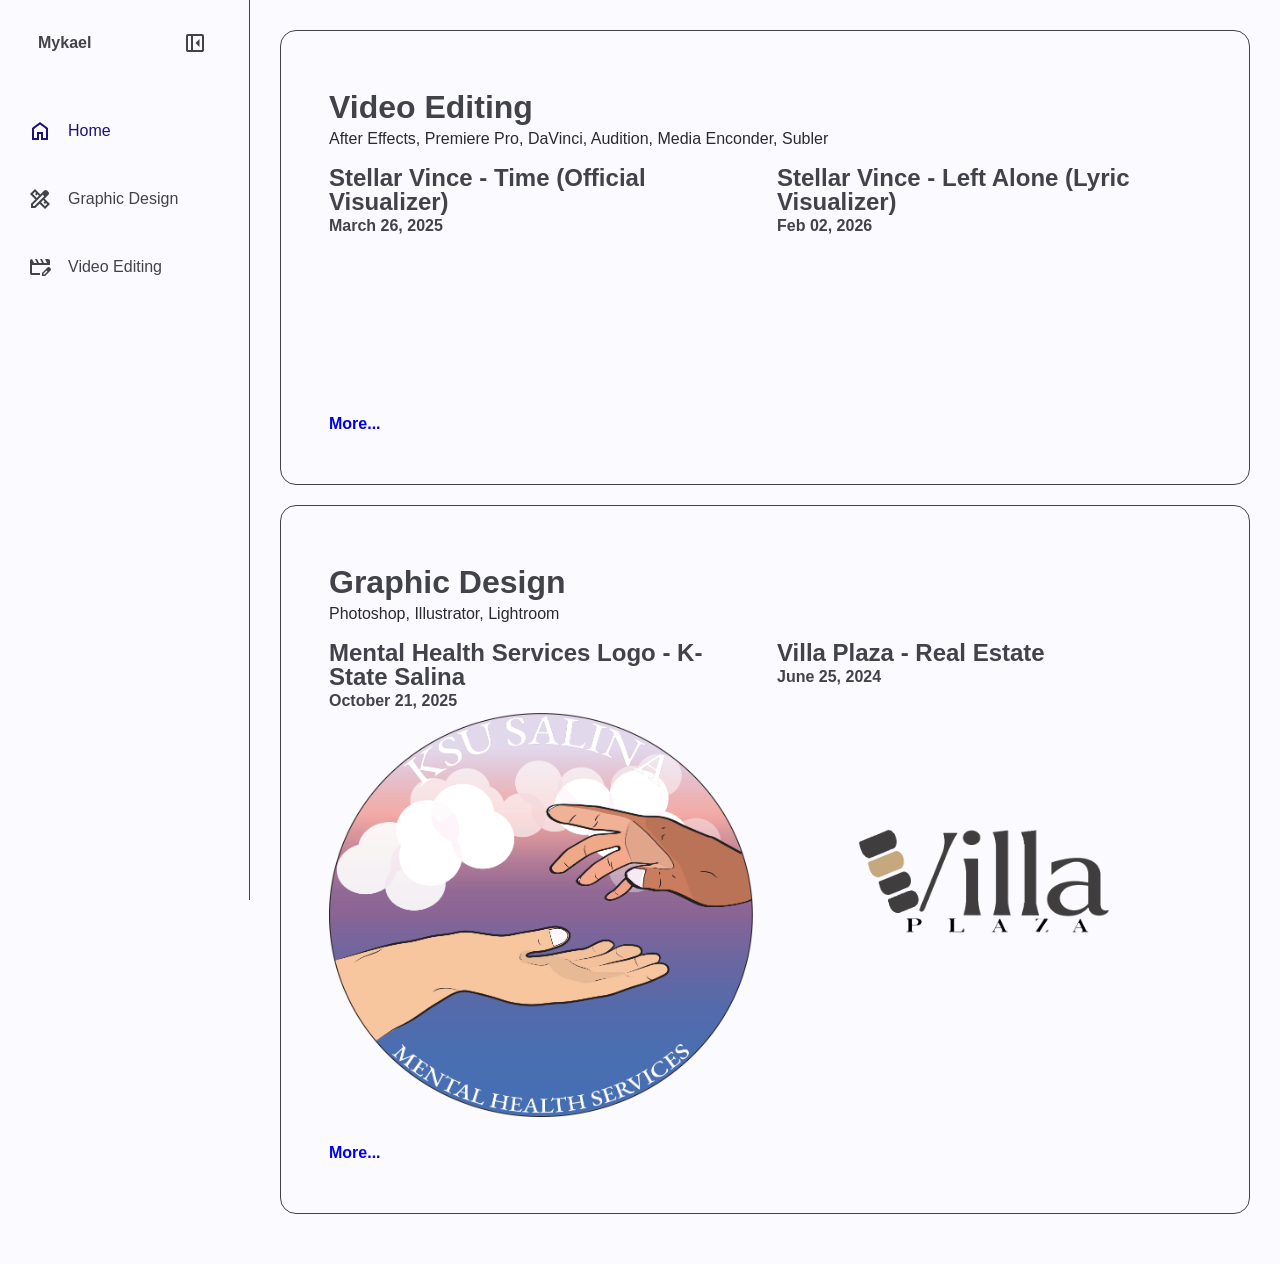
<file: index.html>
<!DOCTYPE html>
<html lang="en">

<head>
    <meta charset="UTF-8">
    <meta name="viewport" content="width=device-width, initial-scale=1.0">
    <link rel="stylesheet" href="styles.css">
    <link rel="shortcut icon" href="MP-favicon.png" type="image/png">
    <link rel="import" href="video-editing.html">
    <link rel="import" href="graphic-design.html">
    <link rel="stylesheet"
        href="https://fonts.googleapis.com/css2?family=Material+Symbols+Outlined:opsz,wght,FILL,GRAD@20..48,100..700,0..1,-50..200&icon_names=arrow_back_ios" />
    <title>Mykael - Portfolio</title>
</head>

<body>
    <nav id="sidebar">
        <ul>
            <li class="sidebar-header">
                <span class="logo">Mykael</span>
                <input type="checkbox" id="sidebar-toggle" hidden>
                <label for="sidebar-toggle" id="toggle-btn" aria-label="Toggle sidebar">
                    <svg xmlns="http://www.w3.org/2000/svg" height="24px" viewBox="0 -960 960 960" width="24px"
                        fill="#e3e3e3">
                        <path
                            d="M660-320v-320L500-480l160 160ZM200-120q-33 0-56.5-23.5T120-200v-560q0-33 23.5-56.5T200-840h560q33 0 56.5 23.5T840-760v560q0 33-23.5 56.5T760-120H200Zm120-80v-560H200v560h120Zm80 0h360v-560H400v560Zm-80 0H200h120Z" />
                    </svg>
                </label>
            </li>
            <li class="active">
                <a href="index.html" class="nav-link">
                    <svg xmlns="http://www.w3.org/2000/svg" height="24px" viewBox="0 -960 960 960" width="24px"
                        fill="#e3e3e3">
                        <path
                            d="M240-200h120v-240h240v240h120v-360L480-740 240-560v360Zm-80 80v-480l320-240 320 240v480H520v-240h-80v240H160Zm320-350Z" />
                    </svg>
                    <span class="nav-text">Home</span>
                </a>
            </li>
            <li>
                <a href="graphic-design.html" class="nav-link">
                    <svg xmlns="http://www.w3.org/2000/svg" height="24px" viewBox="0 -960 960 960" width="24px"
                        fill="#e3e3e3">
                        <path
                            d="m352-522 86-87-56-57-44 44-56-56 43-44-45-45-87 87 159 158Zm328 329 87-87-45-45-44 43-56-56 43-44-57-56-86 86 158 159Zm24-567 57 57-57-57ZM290-120H120v-170l175-175L80-680l200-200 216 216 151-152q12-12 27-18t31-6q16 0 31 6t27 18l53 54q12 12 18 27t6 31q0 16-6 30.5T816-647L665-495l215 215L680-80 465-295 290-120Zm-90-80h56l392-391-57-57-391 392v56Zm420-419-29-29 57 57-28-28Z" />
                    </svg>
                    <span class="nav-text">Graphic Design</span>
                </a>
            </li>
            <li>
                <a href="video-editing.html" class="nav-link">
                    <svg xmlns="http://www.w3.org/2000/svg" height="24px" viewBox="0 -960 960 960" width="24px"
                        fill="#e3e3e3">
                        <path
                            d="M160-240v-320 320Zm0 80q-33 0-56.5-23.5T80-240v-480q0-33 23.5-56.5T160-800l80 160h120l-80-160h80l80 160h120l-80-160h80l80 160h120l-80-160h120q33 0 56.5 23.5T880-720v160H160v320h320v80H160Zm400 40v-123l221-220q9-9 20-13t22-4q12 0 23 4.5t20 13.5l37 37q8 9 12.5 20t4.5 22q0 11-4 22.5T903-340L683-120H560Zm300-263-37-37 37 37ZM620-180h38l121-122-18-19-19-18-122 121v38Zm141-141-19-18 37 37-18-19Z" />
                    </svg>
                    <span class="nav-text">Video Editing</span>
                </a>
            </li>
        </ul>
        <p>
            <!-- <a href="mailto:mendozaalec7@gmail.com" target="_blank" rel="noopener noreferrer">
                <svg height="24px" version="1.1" id="_x32_"
                    xmlns="http://www.w3.org/2000/svg" xmlns:xlink="http://www.w3.org/1999/xlink"
                    viewBox="-5.12 -5.12 522.24 522.24" xml:space="preserve" fill="#000000">
                    <g id="SVGRepo_bgCarrier" stroke-width="0"></g>
                    <g id="SVGRepo_tracerCarrier" stroke-linecap="round" stroke-linejoin="round"></g>
                    <g id="SVGRepo_iconCarrier">
                        <style type="text/css">
                            .st0 {
                                fill: #05114d;
                            }
                        </style>
                        <g>
                            <path class="st0"
                                d="M510.746,110.361c-2.128-10.754-6.926-20.918-13.926-29.463c-1.422-1.794-2.909-3.39-4.535-5.009 c-12.454-12.52-29.778-19.701-47.531-19.701H67.244c-17.951,0-34.834,7-47.539,19.708c-1.608,1.604-3.099,3.216-4.575,5.067 c-6.97,8.509-11.747,18.659-13.824,29.428C0.438,114.62,0,119.002,0,123.435v265.137c0,9.224,1.874,18.206,5.589,26.745 c3.215,7.583,8.093,14.772,14.112,20.788c1.516,1.509,3.022,2.901,4.63,4.258c12.034,9.966,27.272,15.45,42.913,15.45h377.51 c15.742,0,30.965-5.505,42.967-15.56c1.604-1.298,3.091-2.661,4.578-4.148c5.818-5.812,10.442-12.49,13.766-19.854l0.438-1.05 c3.646-8.377,5.497-17.33,5.497-26.628V123.435C512,119.06,511.578,114.649,510.746,110.361z M34.823,99.104 c0.951-1.392,2.165-2.821,3.714-4.382c7.689-7.685,17.886-11.914,28.706-11.914h377.51c10.915,0,21.115,4.236,28.719,11.929 c1.313,1.327,2.567,2.8,3.661,4.272l2.887,3.88l-201.5,175.616c-6.212,5.446-14.21,8.443-22.523,8.443 c-8.231,0-16.222-2.99-22.508-8.436L32.19,102.939L34.823,99.104z M26.755,390.913c-0.109-0.722-0.134-1.524-0.134-2.341V128.925 l156.37,136.411L28.199,400.297L26.755,390.913z M464.899,423.84c-6.052,3.492-13.022,5.344-20.145,5.344H67.244 c-7.127,0-14.094-1.852-20.142-5.344l-6.328-3.668l159.936-139.379l17.528,15.246c10.514,9.128,23.922,14.16,37.761,14.16 c13.89,0,27.32-5.032,37.827-14.16l17.521-15.253L471.228,420.18L464.899,423.84z M485.372,388.572 c0,0.803-0.015,1.597-0.116,2.304l-1.386,9.472L329.012,265.409l156.36-136.418V388.572z">
                            </path>
                        </g>
                    </g>
                </svg>
            </a> -->
        </p>
    </nav>
    <main>
        <!-- video editing showcases-->
        <div class="container">
            <h2>Video Editing</h2>
            <p>After Effects, Premiere Pro, DaVinci, Audition, Media Enconder, Subler</p>
            <div class="box">
                <div class="item1">
                    <h3>Stellar Vince - Time (Official Visualizer)</h3>
                    <h4>March 26, 2025</h4>
                    <iframe src="https://www.youtube.com/embed/Kwo3r0bFQ_w?si=6s6477dqEXSsEpoP"
                        encrypted-media; referrerpolicy="strict-origin-when-cross-origin" allowfullscreen
                        frameborder="0"></iframe>
                </div>
                <div class="item2">
                    <h3>Stellar Vince - Left Alone (Lyric Visualizer)</h3>
                    <h4>Feb 02, 2026</h4>
                    <iframe src="https://www.youtube.com/embed/FBtAvBliSg0?si=VmK73t-xPkjU5fjy"
                        encrypted-media; referrerpolicy="strict-origin-when-cross-origin" allowfullscreen
                        frameborder="0"></iframe>
                </div>
            </div>
            <br>
            <h4><a href="video-editing.html">More...</a></h4>
        </div>
        <!-- graphic design showcases-->
        <div class="container">
            <h2>Graphic Design</h2>
            <p>Photoshop, Illustrator, Lightroom</p>
            <div class="box">
                <div class="item1">
                    <h3>Mental Health Services Logo - K-State Salina</h3>
                    <h4>October 21, 2025</h4>
                    <img src="MHS logo - Alec Mendoza.png" alt="MHS Logo">
                </div>
                <div class="item2">
                    <h3>Villa Plaza - Real Estate</h3>
                    <h4>June 25, 2024</h4>
                    <img src="villa-final.png" alt="Villa Plaza logo">
                </div>
            </div>
            <br>
            <h4><a href="graphic-design.html">More...</a></h4>
        </div>
        <!-- 3D animation showcases-->
    </main>
</body>

</html>
</file>
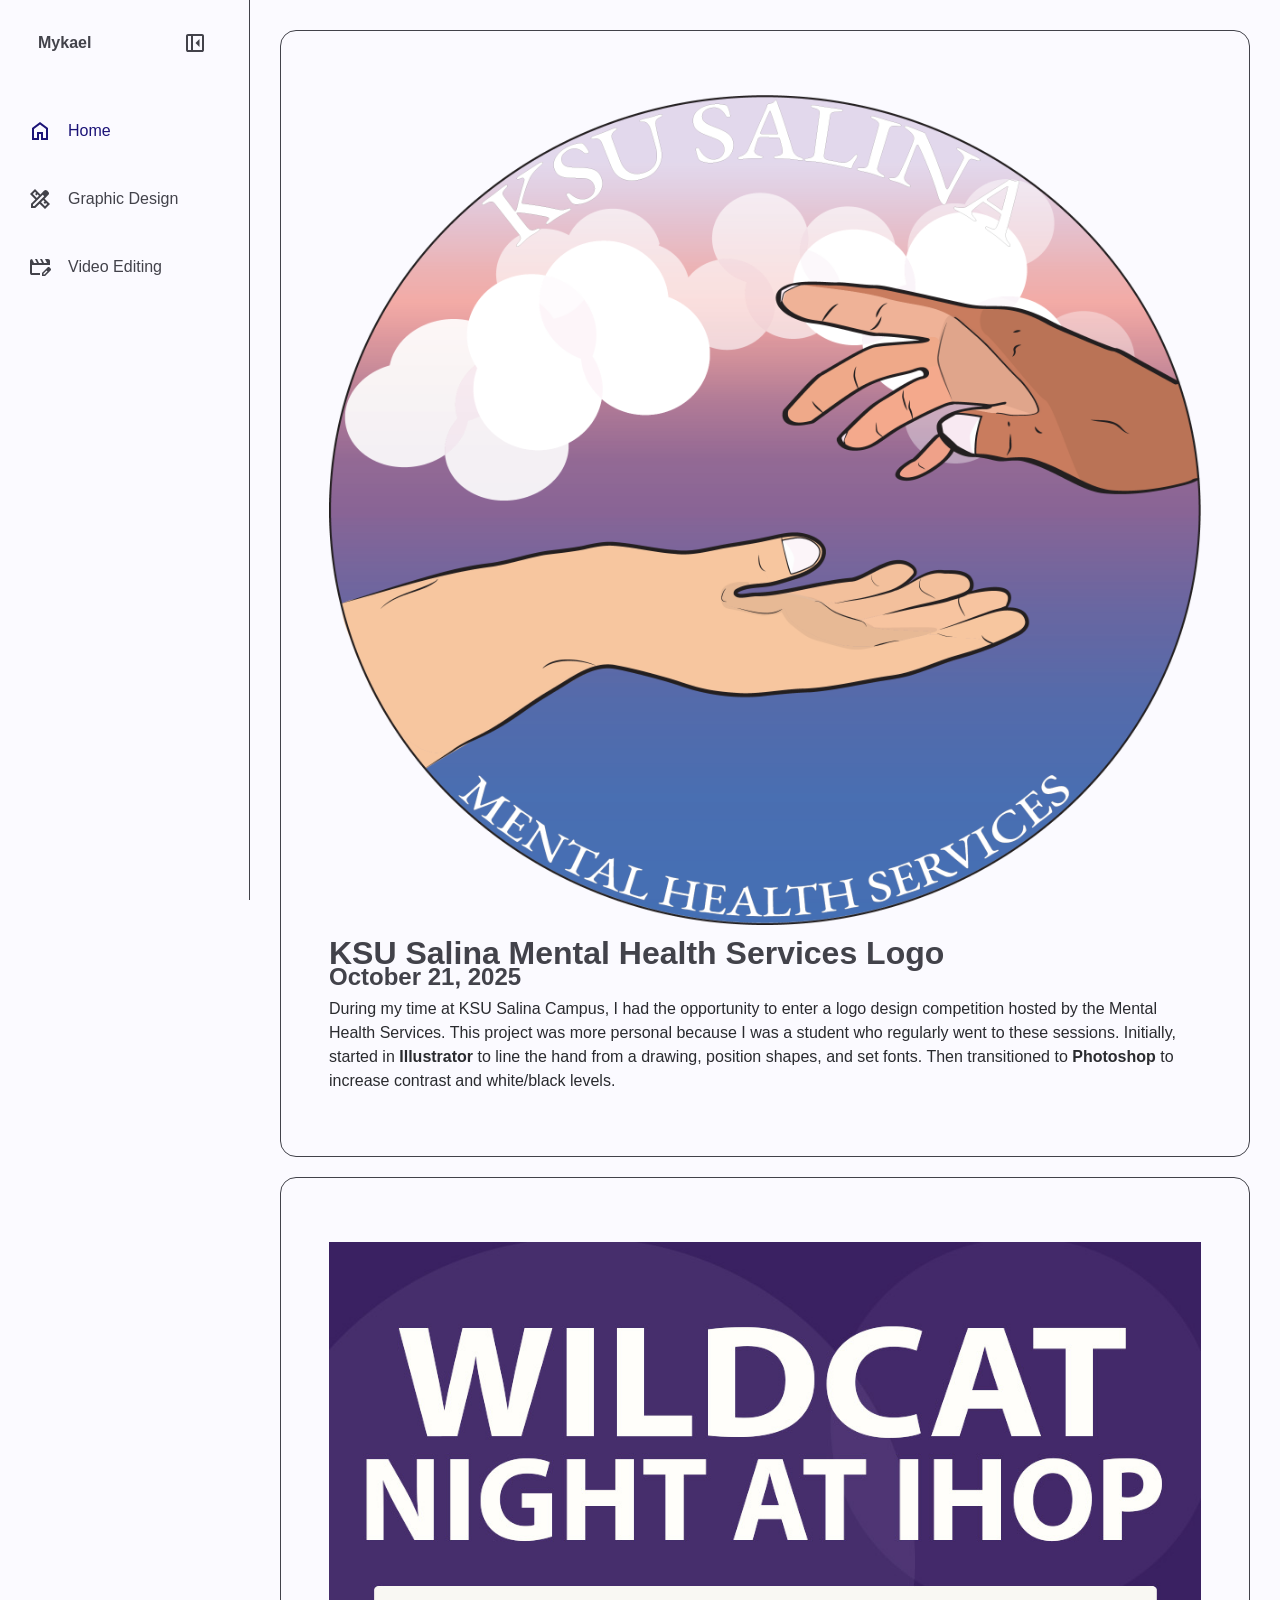
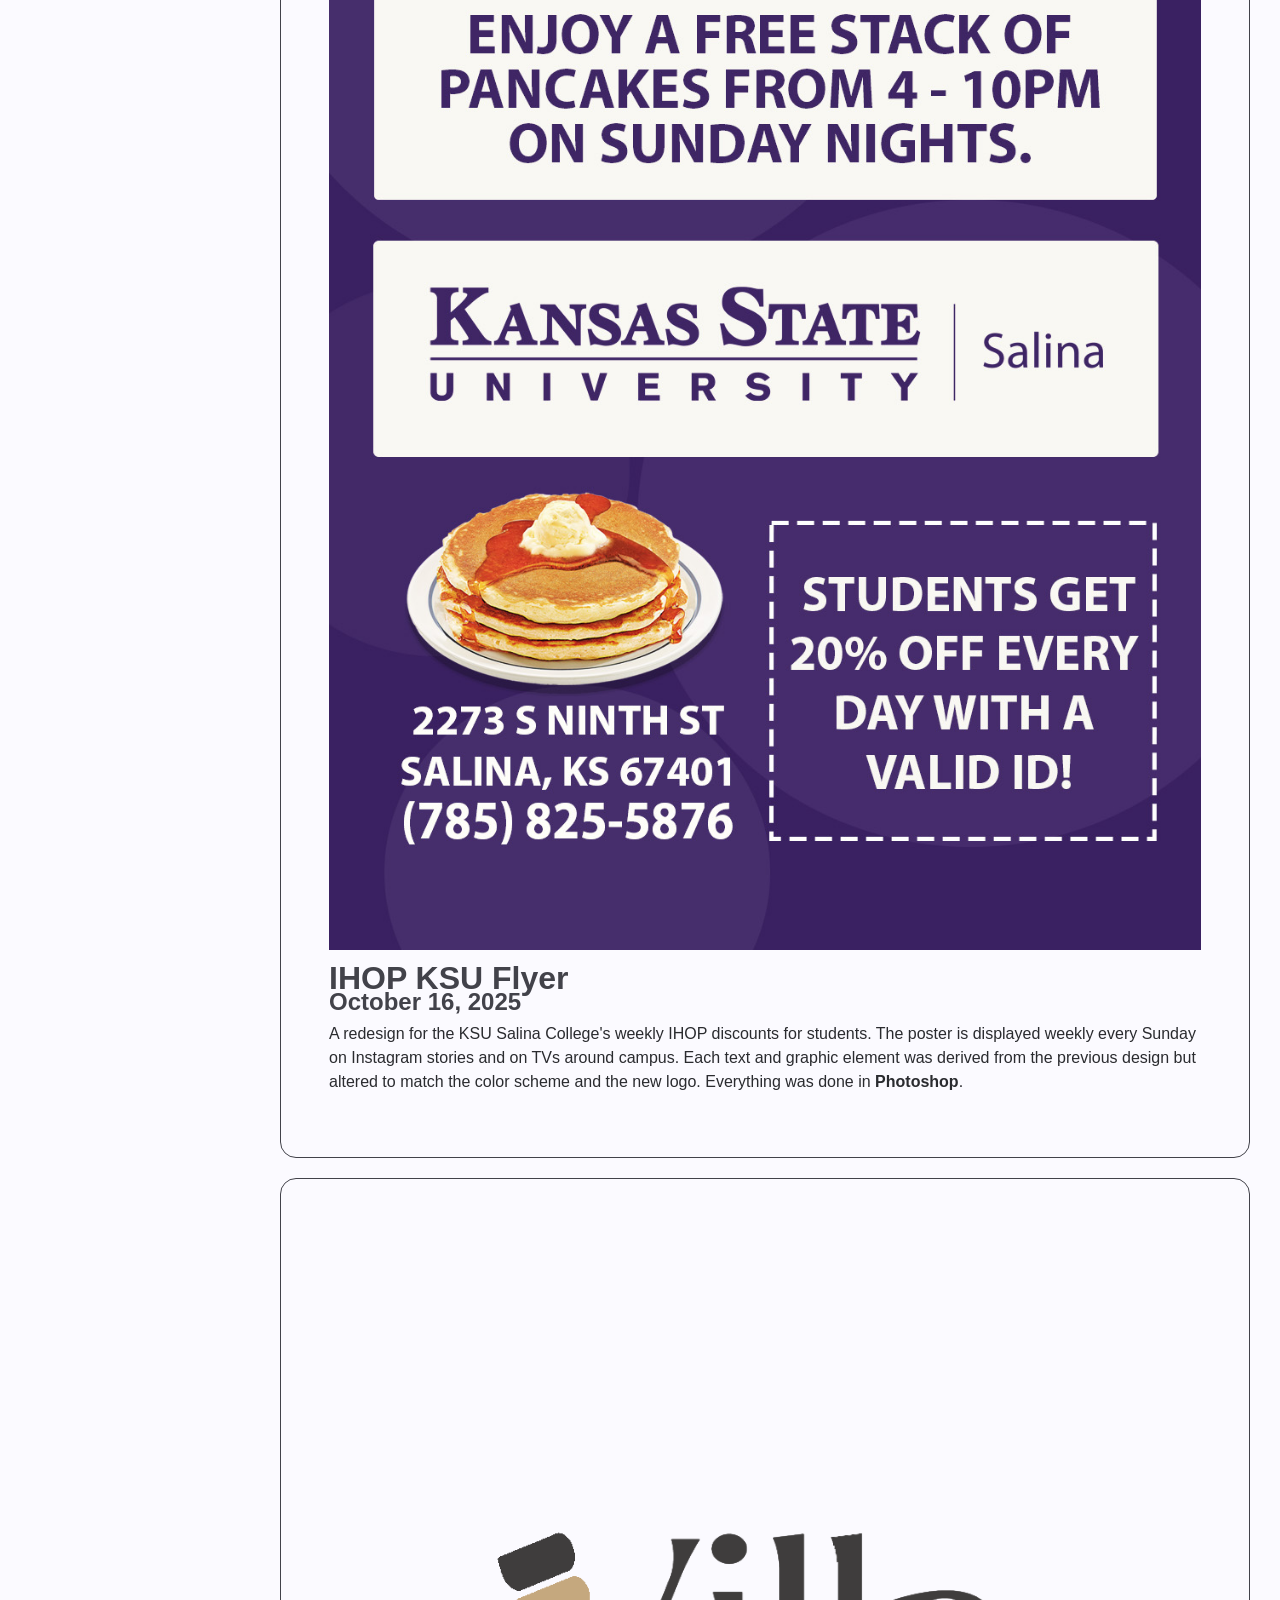
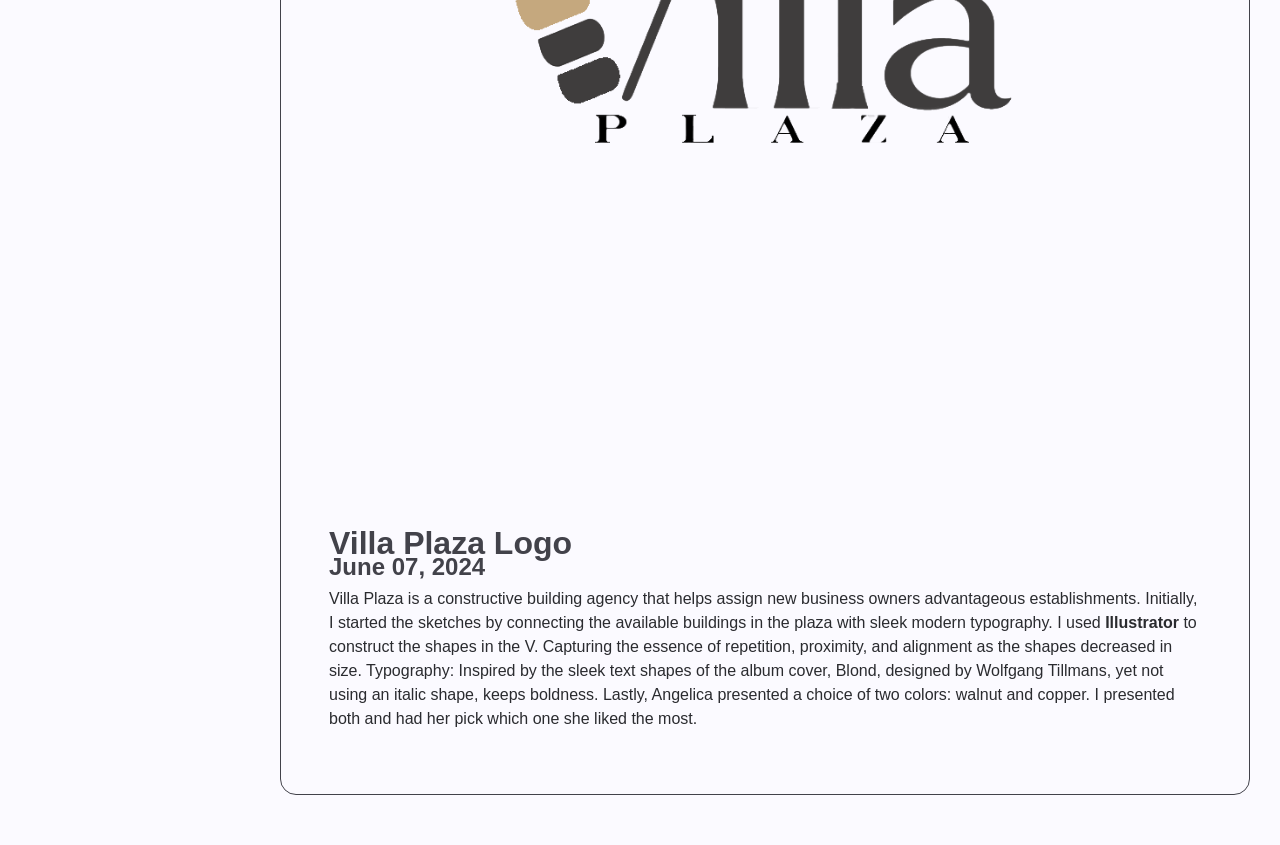
<file: graphic-design.html>
<!DOCTYPE html>
<html lang="en">

<head>
    <meta charset="UTF-8">
    <meta name="viewport" content="width=device-width, initial-scale=1.0">
    <link rel="stylesheet" href="styles.css">
    <link rel="shortcut icon" href="MP-favicon.png" type="image/png">
    <link rel="import" href="video-editing.html">
    <link rel="import" href="index.html">
    <link rel="stylesheet"
        href="https://fonts.googleapis.com/css2?family=Material+Symbols+Outlined:opsz,wght,FILL,GRAD@20..48,100..700,0..1,-50..200&icon_names=arrow_back_ios" />
    <title>Mykael - Portfolio</title>
</head>

<body>
    <nav id="sidebar">
        <ul>
            <li class="sidebar-header">
                <span class="logo">Mykael</span>
                <input type="checkbox" id="sidebar-toggle" hidden>
                <label for="sidebar-toggle" id="toggle-btn" aria-label="Toggle sidebar">
                    <svg xmlns="http://www.w3.org/2000/svg" height="24px" viewBox="0 -960 960 960" width="24px"
                        fill="#e3e3e3">
                        <path
                            d="M660-320v-320L500-480l160 160ZM200-120q-33 0-56.5-23.5T120-200v-560q0-33 23.5-56.5T200-840h560q33 0 56.5 23.5T840-760v560q0 33-23.5 56.5T760-120H200Zm120-80v-560H200v560h120Zm80 0h360v-560H400v560Zm-80 0H200h120Z" />
                    </svg>
                </label>
            </li>
            <li class="active">
                <a href="index.html" class="nav-link">
                    <svg xmlns="http://www.w3.org/2000/svg" height="24px" viewBox="0 -960 960 960" width="24px"
                        fill="#e3e3e3">
                        <path
                            d="M240-200h120v-240h240v240h120v-360L480-740 240-560v360Zm-80 80v-480l320-240 320 240v480H520v-240h-80v240H160Zm320-350Z" />
                    </svg>
                    <span class="nav-text">Home</span>
                </a>
            </li>
            <li>
                <a href="graphic-design.html" class="nav-link">
                    <svg xmlns="http://www.w3.org/2000/svg" height="24px" viewBox="0 -960 960 960" width="24px"
                        fill="#e3e3e3">
                        <path
                            d="m352-522 86-87-56-57-44 44-56-56 43-44-45-45-87 87 159 158Zm328 329 87-87-45-45-44 43-56-56 43-44-57-56-86 86 158 159Zm24-567 57 57-57-57ZM290-120H120v-170l175-175L80-680l200-200 216 216 151-152q12-12 27-18t31-6q16 0 31 6t27 18l53 54q12 12 18 27t6 31q0 16-6 30.5T816-647L665-495l215 215L680-80 465-295 290-120Zm-90-80h56l392-391-57-57-391 392v56Zm420-419-29-29 57 57-28-28Z" />
                    </svg>
                    <span class="nav-text">Graphic Design</span>
                </a>
            </li>
            <li>
                <a href="video-editing.html" class="nav-link">
                    <svg xmlns="http://www.w3.org/2000/svg" height="24px" viewBox="0 -960 960 960" width="24px"
                        fill="#e3e3e3">
                        <path
                            d="M160-240v-320 320Zm0 80q-33 0-56.5-23.5T80-240v-480q0-33 23.5-56.5T160-800l80 160h120l-80-160h80l80 160h120l-80-160h80l80 160h120l-80-160h120q33 0 56.5 23.5T880-720v160H160v320h320v80H160Zm400 40v-123l221-220q9-9 20-13t22-4q12 0 23 4.5t20 13.5l37 37q8 9 12.5 20t4.5 22q0 11-4 22.5T903-340L683-120H560Zm300-263-37-37 37 37ZM620-180h38l121-122-18-19-19-18-122 121v38Zm141-141-19-18 37 37-18-19Z" />
                    </svg>
                    <span class="nav-text">Video Editing</span>
                </a>
            </li>
        </ul>
    </nav>
    <main>
        <div class="container">
            <div class="show">
                <img src="MHS logo - Alec Mendoza.png" alt="MHS Logo">
            </div>
            <h2>KSU Salina Mental Health Services Logo</h2>
            <h3>October 21, 2025</h3>
            <p>
                During my time at KSU Salina Campus, I had the opportunity to enter a logo design competition hosted by
                the Mental Health Services. This project was more personal because I was a student who regularly went to
                these sessions. Initially, started in <b>Illustrator</b> to line the hand from a drawing, position
                shapes, and set fonts. Then transitioned to <b>Photoshop</b> to increase contrast and white/black
                levels.
            </p>
        </div>
        <div class="container">
            <div class="show">
                <img src="IHOP KSU Flyer.jpg" alt="MHS Logo">
            </div>
            <h2>IHOP KSU Flyer</h2>
            <h3>October 16, 2025</h3>
            <p>
                A redesign for the KSU Salina College's weekly IHOP discounts for students. The poster is displayed
                weekly every Sunday on Instagram stories and on TVs around campus. Each text and graphic element was
                derived from the previous design but altered to match the color scheme and the new logo. Everything was
                done in <b>Photoshop</b>.
            </p>
        </div>
        <div class="container">
            <div class="show">
                <img src="villa-final.png" alt="Villa Plaza Logo">
            </div>
            <h2>Villa Plaza Logo</h2>
            <h3>June 07, 2024</h3>
            <p>
                Villa Plaza is a constructive building agency that helps assign new business owners advantageous
                establishments. Initially, I started the sketches by connecting the available buildings in the plaza
                with sleek modern typography. I used <b>Illustrator</b> to construct the shapes in the V. Capturing the
                essence of
                repetition, proximity, and alignment as the shapes decreased in size. Typography: Inspired by the sleek
                text shapes of the album cover, Blond, designed by Wolfgang Tillmans, yet not using an italic shape,
                keeps boldness. Lastly, Angelica presented a choice of two colors: walnut and copper. I presented both
                and had her pick which one she liked the most.
            </p>
        </div>
    </main>
</body>

</html>
</file>
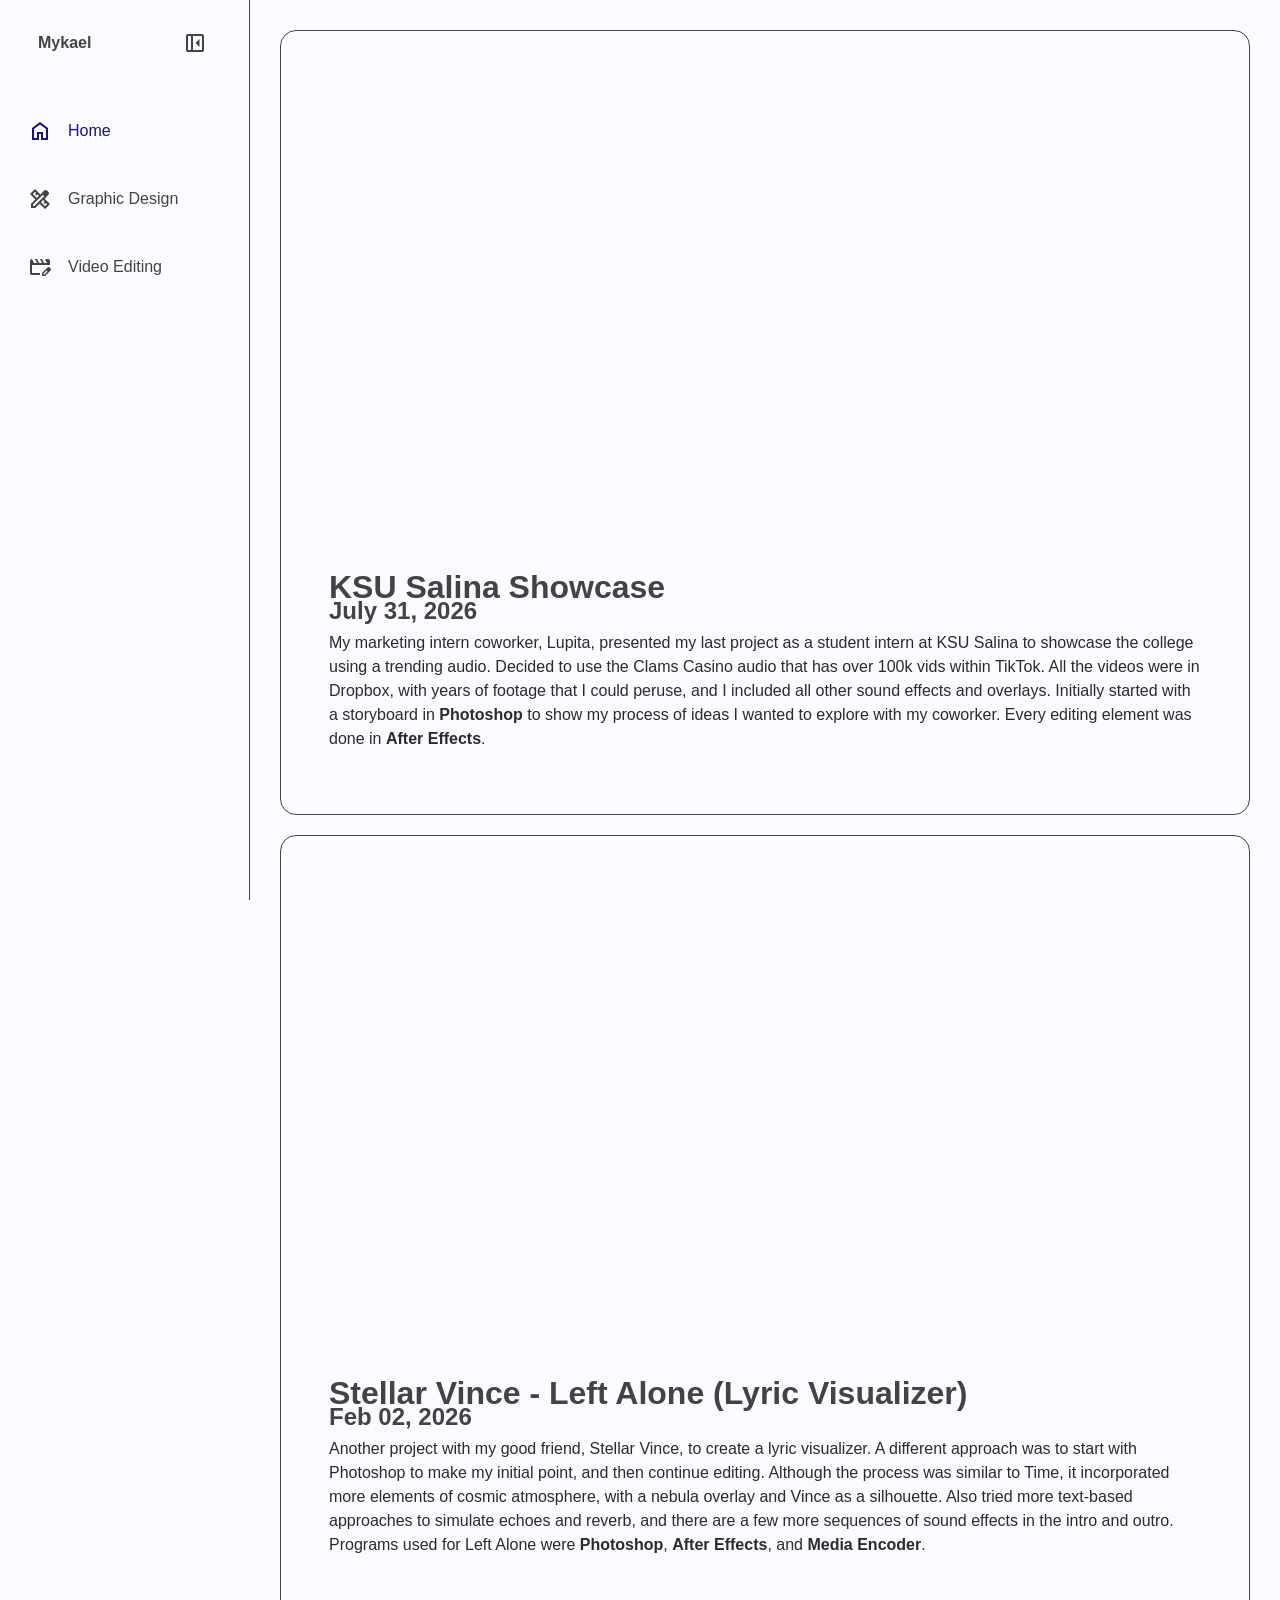
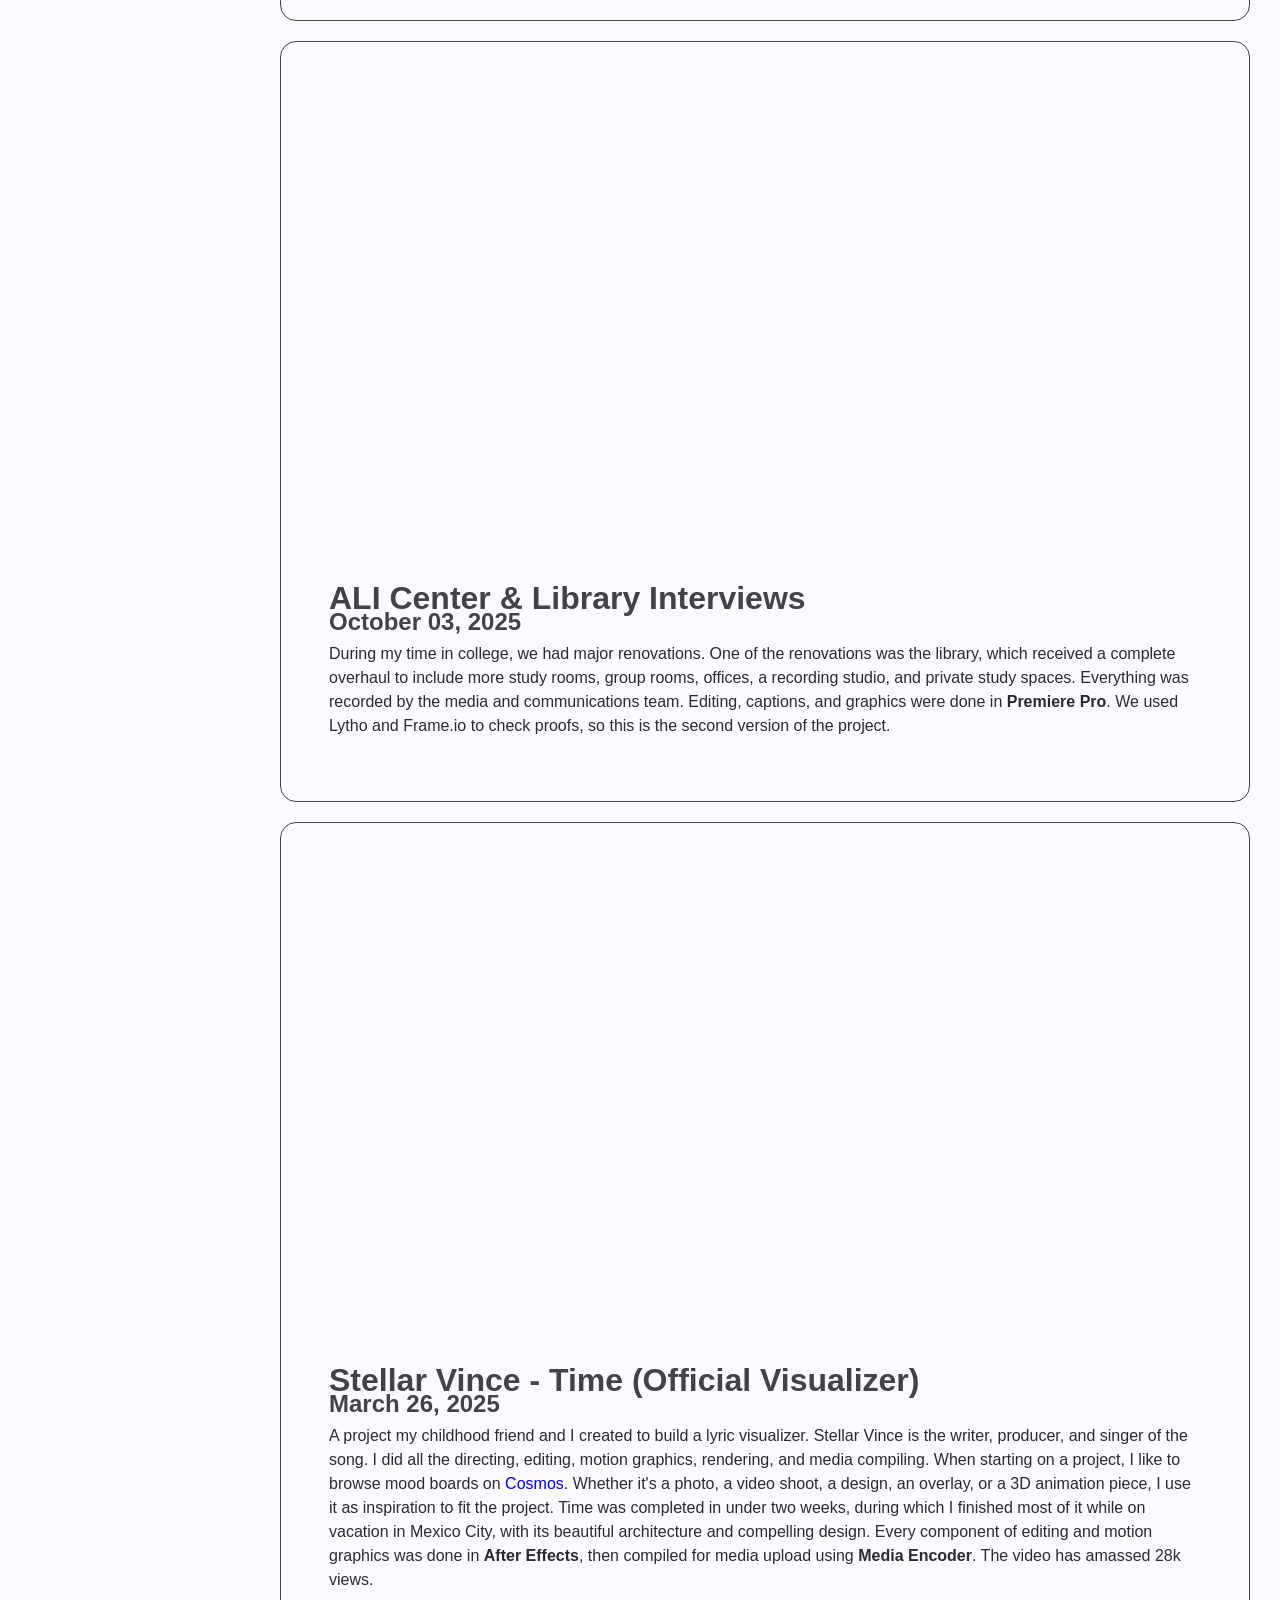
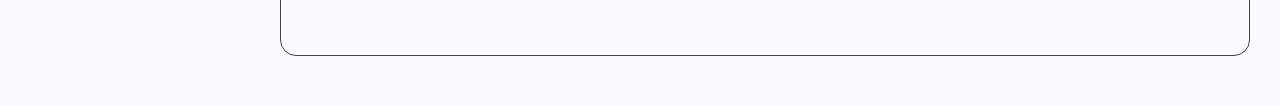
<file: video-editing.html>
<!DOCTYPE html>
<html lang="en">

<head>
    <meta charset="UTF-8">
    <meta name="viewport" content="width=device-width, initial-scale=1.0">
    <link rel="stylesheet" href="styles.css">
    <link rel="shortcut icon" href="MP-favicon.png" type="image/png">
    <link rel="import" href="index.html">
    <link rel="import" href="graphic-design.html">
    <link rel="stylesheet"
        href="https://fonts.googleapis.com/css2?family=Material+Symbols+Outlined:opsz,wght,FILL,GRAD@20..48,100..700,0..1,-50..200&icon_names=arrow_back_ios" />
    <title>Mykael - Portfolio</title>
</head>

<body>
    <nav id="sidebar">
        <ul>
            <li class="sidebar-header">
                <span class="logo">Mykael</span>
                <input type="checkbox" id="sidebar-toggle" hidden>
                <label for="sidebar-toggle" id="toggle-btn" aria-label="Toggle sidebar">
                    <svg xmlns="http://www.w3.org/2000/svg" height="24px" viewBox="0 -960 960 960" width="24px"
                        fill="#e3e3e3">
                        <path
                            d="M660-320v-320L500-480l160 160ZM200-120q-33 0-56.5-23.5T120-200v-560q0-33 23.5-56.5T200-840h560q33 0 56.5 23.5T840-760v560q0 33-23.5 56.5T760-120H200Zm120-80v-560H200v560h120Zm80 0h360v-560H400v560Zm-80 0H200h120Z" />
                    </svg>
                </label>
            </li>
            <li class="active">
                <a href="index.html" class="nav-link">
                    <svg xmlns="http://www.w3.org/2000/svg" height="24px" viewBox="0 -960 960 960" width="24px"
                        fill="#e3e3e3">
                        <path
                            d="M240-200h120v-240h240v240h120v-360L480-740 240-560v360Zm-80 80v-480l320-240 320 240v480H520v-240h-80v240H160Zm320-350Z" />
                    </svg>
                    <span class="nav-text">Home</span>
                </a>
            </li>
            <li>
                <a href="graphic-design.html" class="nav-link">
                    <svg xmlns="http://www.w3.org/2000/svg" height="24px" viewBox="0 -960 960 960" width="24px"
                        fill="#e3e3e3">
                        <path
                            d="m352-522 86-87-56-57-44 44-56-56 43-44-45-45-87 87 159 158Zm328 329 87-87-45-45-44 43-56-56 43-44-57-56-86 86 158 159Zm24-567 57 57-57-57ZM290-120H120v-170l175-175L80-680l200-200 216 216 151-152q12-12 27-18t31-6q16 0 31 6t27 18l53 54q12 12 18 27t6 31q0 16-6 30.5T816-647L665-495l215 215L680-80 465-295 290-120Zm-90-80h56l392-391-57-57-391 392v56Zm420-419-29-29 57 57-28-28Z" />
                    </svg>
                    <span class="nav-text">Graphic Design</span>
                </a>
            </li>
            <li>
                <a href="video-editing.html" class="nav-link">
                    <svg xmlns="http://www.w3.org/2000/svg" height="24px" viewBox="0 -960 960 960" width="24px"
                        fill="#e3e3e3">
                        <path
                            d="M160-240v-320 320Zm0 80q-33 0-56.5-23.5T80-240v-480q0-33 23.5-56.5T160-800l80 160h120l-80-160h80l80 160h120l-80-160h80l80 160h120l-80-160h120q33 0 56.5 23.5T880-720v160H160v320h320v80H160Zm400 40v-123l221-220q9-9 20-13t22-4q12 0 23 4.5t20 13.5l37 37q8 9 12.5 20t4.5 22q0 11-4 22.5T903-340L683-120H560Zm300-263-37-37 37 37ZM620-180h38l121-122-18-19-19-18-122 121v38Zm141-141-19-18 37 37-18-19Z" />
                    </svg>
                    <span class="nav-text">Video Editing</span>
                </a>
            </li>
        </ul>
    </nav>
    <main>
        <div class="container">
            <div class="video-wrapper">
                <iframe src="https://www.youtube.com/embed/xToBSU-ENfc?si=2GbJO5dROUR-0cdz"
                    encrypted-media; referrerpolicy="strict-origin-when-cross-origin" allowfullscreen frameborder="0">
                </iframe>
            </div>
            <h2>KSU Salina Showcase</h2>
            <h3>July 31, 2026</h3>
            <p>
                My marketing intern coworker, Lupita, presented my last project as a student intern at KSU Salina to
                showcase the college using a trending audio. Decided to use the Clams Casino audio that has over 100k
                vids within TikTok. All the videos were in Dropbox, with years of footage that I could peruse, and I
                included all other sound effects and overlays. Initially started with a storyboard in <b>Photoshop</b>
                to show
                my process of ideas I wanted to explore with my coworker. Every editing element was done in <b>After
                    Effects</b>.
            </p>
        </div>

        <div class="container">
            <div class="video-wrapper">
                <iframe src="https://www.youtube.com/embed/FBtAvBliSg0?si=VmK73t-xPkjU5fjy"
                    encrypted-media; referrerpolicy="strict-origin-when-cross-origin" allowfullscreen frameborder="0">
                </iframe>
            </div>
            <h2>Stellar Vince - Left Alone (Lyric Visualizer)</h2>
            <h3>Feb 02, 2026</h3>
            <p>Another project with my good friend, Stellar Vince, to create a lyric visualizer. A different approach
                was to start with Photoshop to make my initial point, and then continue editing. Although the process
                was similar to Time, it incorporated more elements of cosmic atmosphere, with a nebula overlay and Vince
                as a silhouette. Also tried more text-based approaches to simulate echoes and reverb, and there are a
                few more sequences of sound effects in the intro and outro. Programs used for Left Alone were
                <b>Photoshop</b>, <b>After Effects</b>, and <b>Media Encoder</b>.
            </p>
        </div>

        <div class="container">
            <div class="video-wrapper">
                <iframe src="https://www.youtube.com/embed/PmWBdOK9d9M?si=M8U3HHJ2rU7fvWty"
                    encrypted-media; referrerpolicy="strict-origin-when-cross-origin" allowfullscreen frameborder="0">
                </iframe>
            </div>
            <h2>ALI Center & Library Interviews</h2>
            <h3>October 03, 2025</h3>
            <p>
                During my time in college, we had major renovations. One of the renovations was the library, which
                received a complete overhaul to include more study rooms, group rooms, offices, a recording studio, and
                private study spaces. Everything was recorded by the media and communications team. Editing, captions,
                and graphics were done in <b>Premiere Pro</b>. We used Lytho and Frame.io to check proofs, so this is
                the
                second version of the project.
            </p>
        </div>

        <div class="container">
            <div class="video-wrapper">
                <iframe src="https://www.youtube.com/embed/Kwo3r0bFQ_w?si=6s6477dqEXSsEpoP"
                    encrypted-media; referrerpolicy="strict-origin-when-cross-origin" allowfullscreen frameborder="0">
                </iframe>
            </div>
            <h2>Stellar Vince - Time (Official Visualizer)</h2>
            <h3>March 26, 2025</h3>
            <p>
                A project my childhood friend and I created to build a lyric visualizer. Stellar Vince is the writer,
                producer, and singer of the song. I did all the directing, editing, motion graphics, rendering, and
                media compiling. When starting on a project, I like to browse mood boards on <a
                    href="https://www.cosmos.so/">Cosmos</a>. Whether it's a
                photo, a video shoot, a design, an overlay, or a 3D animation piece, I use it as inspiration to fit the
                project. Time was completed in under two weeks, during which I finished most of it while on vacation in
                Mexico City, with its beautiful architecture and compelling design. Every component of editing and
                motion graphics was done in <b>After Effects</b>, then compiled for media upload using <b>Media
                    Encoder</b>. The video has amassed 28k views.
            </p>
        </div>
    </main>
</body>

</html>
</file>
<file: styles.css>
@import url('https://fonts.googleapis.com/css2?family=Cormorant+Garamond:ital,wght@0,300..700;1,300..700&display=swap');

:root {
    --base-clr: #fbfaff;
    --line-clr: #42424a;
    --hover-clr: #daeaf2;
    --text-clr: #42424a;
    --accent-clr: hsl(245, 73%, 27%);
    --secondary-clr: #2a2b2f;
}

* {
    margin: 0;
    padding: 0;
}

html {
    font-family: 'Gill Sans', 'Gill Sans MT', Calibri, 'Trebuchet MS', sans-serif;
    line-height: 1.5rem;
}

h1 {
    font-size: clamp(1.5rem, 4vw, 2.5rem);
}

h2 {
    font-size: clamp(1.25rem, 3vw, 2rem);
}

h3 {
    font-size: clamp(1.1rem, 2.5vw, 1.5rem);
}

body {
    min-height: 100vh;
    min-height: 100dvh;
    background-color: var(--base-clr);
    color: var(--text-clr);
    display: grid;
    grid-template-columns: auto 1fr;
    overflow-x: hidden;
}

#sidebar {
    box-sizing: border-box;
    height: 100vh;
    width: 250px;
    padding: 5px 1em;
    background-color: var(--base-clr);
    border-right: 1px solid var(--line-clr);

    position: sticky;
    top: 0;
    align-self: start;
    transition: 300ms ease-in-out;
    overflow: hidden;
    text-wrap: nowrap;
}

body:has(#sidebar-toggle:checked) #sidebar {
    padding: 5px;
    width: 60px;
}

body:has(#sidebar-toggle:checked) #sidebar .logo,
body:has(#sidebar-toggle:checked) #sidebar .nav-text {
    opacity: 0;
    width: 0;
    overflow: hidden;
}

body:has(#sidebar-toggle:checked) #toggle-btn svg {
    rotate: 180deg;
}

#sidebar ul {
    list-style: none;
}

.sidebar-header {
    display: flex;
    justify-content: space-between;
    align-items: center;
    margin-bottom: 16px;
}

.logo {
    font-weight: 600;
    transition: opacity 300ms ease-in-out;
}

#sidebar>ul>li:first-child {
    display: flex;
    justify-content: flex-end;
    margin-bottom: 16px;

    .logo {
        font-weight: 600;
    }
}

#sidebar ul li.active {
    color: var(--accent-clr);

    svg {
        fill: var(--accent-clr);
    }
}

#sidebar ul li.active {
    color: var(--accent-clr);
}

#sidebar ul li.active svg {
    fill: var(--accent-clr);
}

#sidebar .logo {
    margin-right: 3.85em;
    border-radius: .5em;
    padding: .25em;
    text-decoration: none;
    color: var(--text-clr);
    display: flex;
    align-items: center;
    gap: 1em;
}

#sidebar svg {
    flex-shrink: 0;
    fill: var(--text-clr);
}

#sidebar a:hover {
    background-color: var(--hover-clr);
}

.nav-link,
#toggle-btn,
a {
    min-height: 44px;
    min-width: 44px;
}

.nav-link {
    border-radius: .5em;
    padding: .75em;
    text-decoration: none;
    color: inherit;
    display: flex;
    align-items: center;
    gap: 1em;
    transition: background-color 150ms ease;
}

.nav-link:hover {
    background-color: var(--hover-clr);
}

.nav-text {
    transition: opacity 300ms ease-in-out;
}

#toggle-btn {
    padding: 1em;
    border: none;
    border-radius: .5em;
    background: none;
    cursor: pointer;
    display: flex;
    align-items: center;
    justify-content: center;

    svg {
        transition: rotate 150ms ease-in-out;
    }
}

#toggle-btn:hover {
    background-color: var(--hover-clr);
}

.rotate svg:last-child {
    rotate: 180deg;
}

main {
    padding: min(30px, 7%);
}

main p {
    color: var(--secondary-clr);
    margin-top: 5px;
    margin-bottom: 15px;
}

.container {
    border: 1px solid var(--line-clr);
    border-radius: 1em;
    margin-bottom: 20px;
    padding: min(3em, 15%);

    h2,
    p {
        margin-top: .5em;
    }
}

.show {
    display: flex;
    align-items: center;
    justify-content: center;
    margin: 1em 0;
}

.video-wrapper {
    position: relative;
    width: 100%;
    max-width: 854px;
    aspect-ratio: 16 / 9;
}

.video-wrapper iframe {
    position: absolute;
    inset: 0;
    width: 100%;
    height: 100%;
}

.box {
    display: flex;
    flex-wrap: wrap;
    gap: 1.5em;
}

.item1,
.item2 {
    flex: 1 1 300px;
    min-width: 0;
    /* prevents overflow in flex children */
}

a {
    text-decoration: none;
}

a:hover {
    color: cadetblue;
}

img {
    object-fit: contain;
    max-width: 100%;
    height: auto;
}

img,
iframe,
video {
    max-width: 100%;
    height: auto;
    display: block;
}

.show iframe {
    width: 100%;
    aspect-ratio: 16 / 9;
    height: auto;
}

/* Media */
@media (max-width: 900px) {
    body {
        grid-template-columns: 1fr;
        grid-template-rows: auto 1fr;
    }

    #sidebar {
        width: 100%;
        height: auto;
        position: sticky;
        top: 0;
        z-index: 1000;
        border-right: none;
        border-bottom: 1px solid var(--line-clr);
        padding: 0.5em 1em;
    }

    .sidebar-header {
        display: flex;
        justify-content: space-between;
        align-items: center;
        margin-bottom: 0;
    }

    /* Hide nav links by default on mobile */
    #sidebar ul li:not(.sidebar-header) {
        display: none;
    }

    /* Show them when the toggle is checked */
    body:has(#sidebar-toggle:checked) #sidebar ul li:not(.sidebar-header),
    #sidebar-toggle:checked~#sidebar ul li:not(.sidebar-header) {
        display: block;
    }

    /* Stack them vertically in the dropdown */
    #sidebar ul {
        flex-direction: column;
        align-items: stretch;
    }
}

@media (prefers-reduced-motion: reduce) {
    * {
        transition: none !important;
        animation: none !important;
    }
}
</file>
